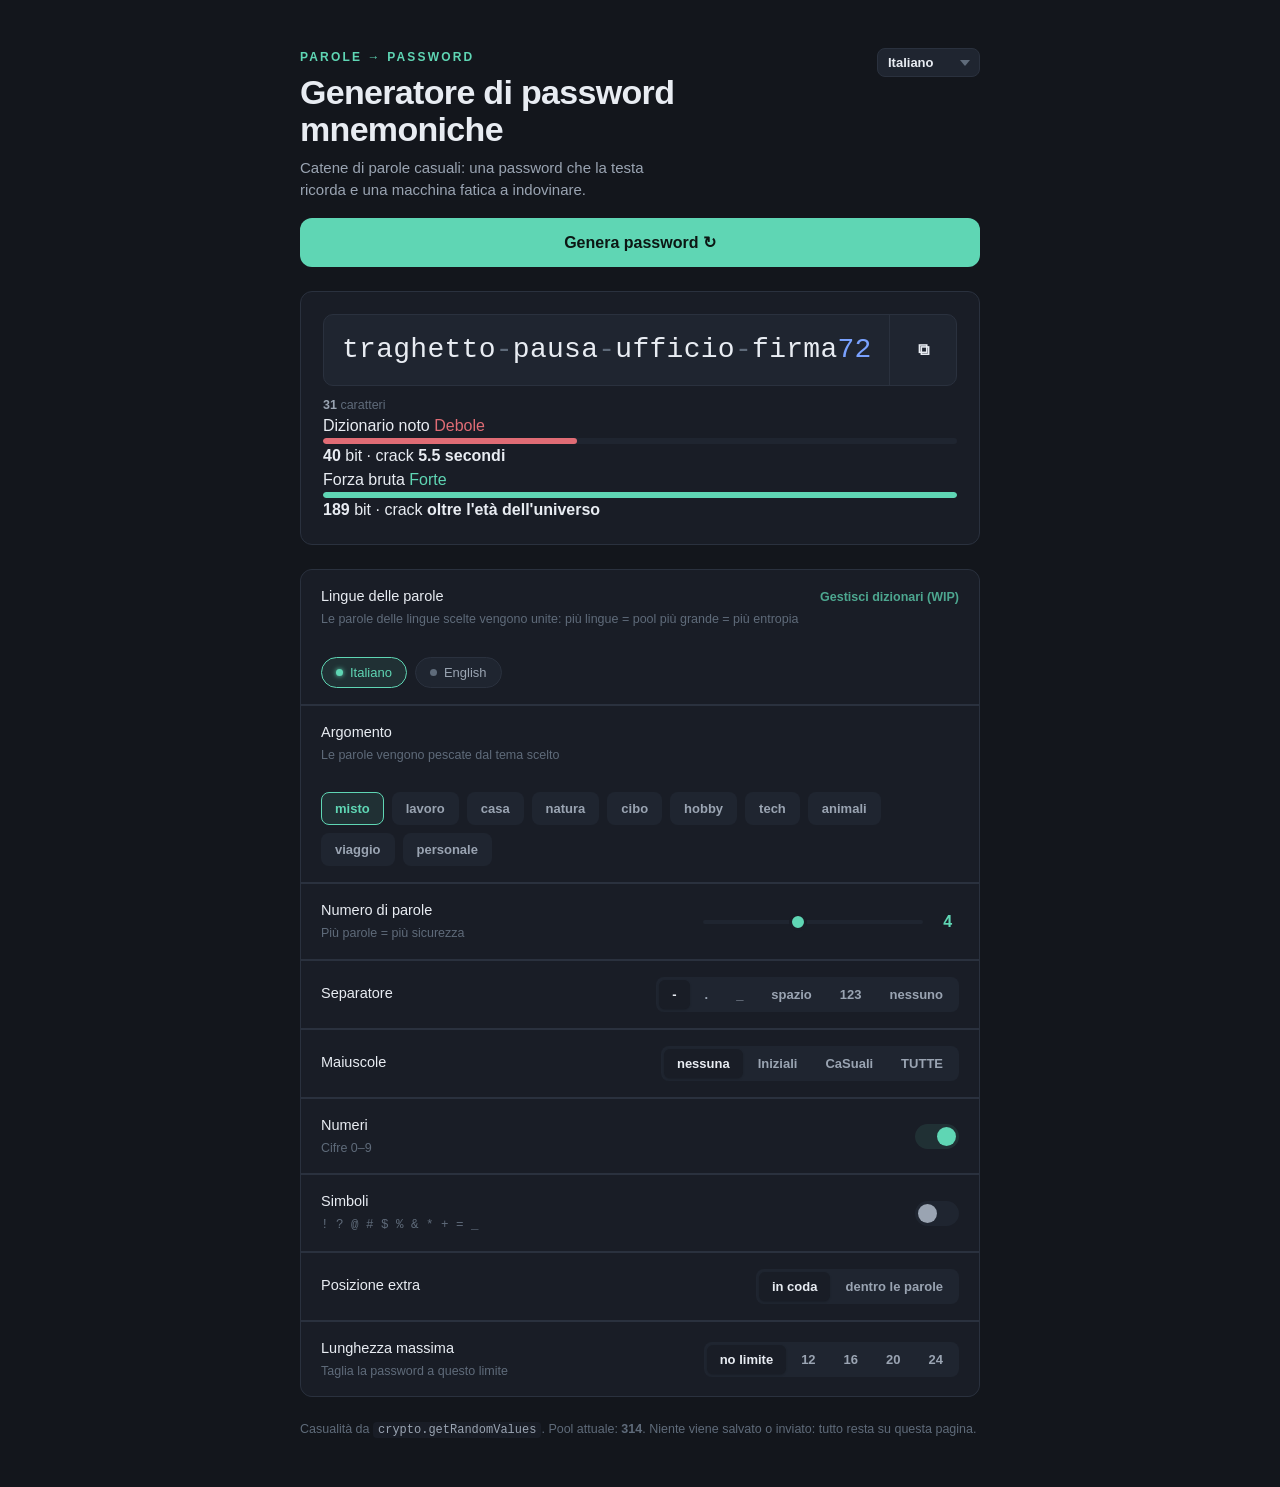
<file: index.html>
<!DOCTYPE html>
<html lang="it">
<head>
<meta charset="UTF-8">
<meta name="viewport" content="width=device-width, initial-scale=1.0">
<meta name="google-site-verification" content="LZ4AxDIIhVVD8gws8ppD1czKlyqzv6J8bkmNiucjhAc" />

<title>Generatore di password mnemoniche sicure e facili da ricordare</title>
<meta name="description" content="Genera password mnemoniche sicure con catene di parole casuali (stile Diceware / correct-horse-battery-staple). Stima dell'entropia in tempo reale, italiano e inglese. Tutto resta nel browser: niente tracciamento, niente server.">
<meta name="keywords" content="generatore password, password mnemoniche, passphrase, diceware, password sicure, entropia, crypto.getRandomValues, password facili da ricordare">
<meta name="author" content="Giorgio Modeo">
<meta name="robots" content="index, follow">
<meta name="theme-color" content="#111111">
<link rel="canonical" href="https://giorgio-modeo.github.io/memo-psw-gen/">

<!-- Open Graph -->
<meta property="og:type" content="website">
<meta property="og:site_name" content="Generatore di password mnemoniche">
<meta property="og:title" content="Generatore di password mnemoniche sicure e facili da ricordare">
<meta property="og:description" content="Password mnemoniche sicure da catene di parole casuali, con stima dell'entropia in tempo reale. Italiano e inglese, 100% nel browser.">
<meta property="og:url" content="https://giorgio-modeo.github.io/memo-psw-gen/">
<meta property="og:locale" content="it_IT">
<meta property="og:locale:alternate" content="en_US">
<meta property="og:image" content="https://giorgio-modeo.github.io/memo-psw-gen/og-image.png">

<!-- Twitter -->
<meta name="twitter:card" content="summary_large_image">
<meta name="twitter:title" content="Generatore di password mnemoniche sicure e facili da ricordare">
<meta name="twitter:description" content="Password mnemoniche sicure da catene di parole casuali, con stima dell'entropia in tempo reale. Italiano e inglese, 100% nel browser.">
<meta name="twitter:image" content="https://giorgio-modeo.github.io/memo-psw-gen/og-image.png">

<link rel="icon" href="favicon.ico" sizes="any">
<link rel="stylesheet" href="css/styles.css">

<script type="application/ld+json">
{
  "@context": "https://schema.org",
  "@type": "WebApplication",
  "name": "Generatore di password mnemoniche",
  "url": "https://giorgio-modeo.github.io/memo-psw-gen/",
  "description": "Genera password mnemoniche sicure con catene di parole casuali (stile Diceware). Stima dell'entropia in tempo reale, italiano e inglese. Tutto resta nel browser: niente tracciamento, niente server.",
  "applicationCategory": "SecurityApplication",
  "operatingSystem": "Any (browser)",
  "browserRequirements": "Requires JavaScript",
  "inLanguage": ["it", "en"],
  "isAccessibleForFree": true,
  "offers": {
    "@type": "Offer",
    "price": "0",
    "priceCurrency": "EUR"
  },
  "author": {
    "@type": "Person",
    "name": "Giorgio Modeo"
  }
}
</script>
</head>
<body>
<div class="wrap">
  <header>
    <div class="top">
      <div>
        <div class="eyebrow" data-i18n="eyebrow">Parole → Password</div>
        <h1 data-i18n="title">Generatore di password mnemoniche</h1>
      </div>
      <select class="lang-select" id="uiLang" aria-label="Interface language"></select>
    </div>
    <p class="sub" data-i18n="sub">Catene di parole casuali: una password che la testa ricorda e una macchina fatica a indovinare.</p>
    <button class="gen" id="gen" data-i18n="gen"></button>
  </header>

  <div class="output">
    <div class="pwd-wrap">
      <div class="pwd" id="pwd" aria-live="polite"></div>
      <div class="pwd-divider"></div>
      <button class="btn-icon" id="copy" data-i18n-title="copy" title="Copia">&#10697;</button>
    </div>

    <span class="chars-info"><b id="chars">0</b> <span data-i18n="unit_chars">caratteri</span></span>

    <div class="meters">
      <div class="meter">
        <div class="meter-head">
          <span class="meter-name" data-i18n="meter_dict" data-i18n-title="meter_dict_hint"></span>
          <span class="meter-verdict" id="v-dict">&mdash;</span>
        </div>
        <div class="bar"><i id="bar-dict"></i></div>
        <div class="meter-foot"><b id="bits-dict">0</b> bit &middot; <span data-i18n="ct_label"></span> <b id="ct-dict">&mdash;</b></div>
      </div>
      <div class="meter">
        <div class="meter-head">
          <span class="meter-name" data-i18n="meter_brute" data-i18n-title="meter_brute_hint"></span>
          <span class="meter-verdict" id="v-brute">&mdash;</span>
        </div>
        <div class="bar"><i id="bar-brute"></i></div>
        <div class="meter-foot"><b id="bits-brute">0</b> bit &middot; <span data-i18n="ct_label"></span> <b id="ct-brute">&mdash;</b></div>
      </div>
    </div>
  </div>

  <div class="controls">
    <div class="row col">
      <div class="row-text between">
        <div>
          <div class="label" data-i18n="lang_label"></div>
          <div class="hint" data-i18n="lang_hint"></div>
        </div>
        <a class="manage-link" href="dictionaries.html" data-i18n="manage"></a>
      </div>
      <div class="tags" id="langs" role="group"></div>
    </div>

    <div class="row col">
      <div class="row-text">
        <div class="label" data-i18n="topic_label"></div>
        <div class="hint" data-i18n="topic_hint"></div>
      </div>
      <div class="chips" id="topics" role="group"></div>
    </div>

    <div class="row">
      <div class="row-text">
        <div class="label" data-i18n="words_label"></div>
        <div class="hint" data-i18n="words_hint"></div>
      </div>
      <div class="slider-box">
        <input type="range" id="words" min="1" max="8" value="4">
        <span class="count" id="wordsVal">4</span>
      </div>
    </div>

    <div class="row">
      <div class="row-text"><div class="label" data-i18n="sep_label"></div></div>
      <div class="seg" id="sep" role="group">
        <button data-v="-" aria-pressed="true">-</button>
        <button data-v=".">.</button>
        <button data-v="_">_</button>
        <button data-v=" " data-i18n="sep_space"></button>
        <button data-v="num">123</button>
        <button data-v="" data-i18n="sep_none"></button>
      </div>
    </div>

    <div class="row">
      <div class="row-text"><div class="label" data-i18n="caps_label"></div></div>
      <div class="seg" id="caps" role="group">
        <button data-v="none" aria-pressed="true" data-i18n="caps_none"></button>
        <button data-v="first" data-i18n="caps_first"></button>
        <button data-v="random" data-i18n="caps_random"></button>
        <button data-v="all" data-i18n="caps_all"></button>
      </div>
    </div>

    <div class="row">
      <div class="row-text">
        <div class="label" data-i18n="num_label"></div>
        <div class="hint" data-i18n="num_hint"></div>
      </div>
      <label class="tog"><input type="checkbox" id="addNum" checked><span></span></label>
    </div>

    <div class="row">
      <div class="row-text">
        <div class="label" data-i18n="sym_label"></div>
        <div class="hint"><code>! ? @ # $ % &amp; * + = _</code></div>
      </div>
      <label class="tog"><input type="checkbox" id="addSym"><span></span></label>
    </div>

    <div class="row">
      <div class="row-text"><div class="label" data-i18n="pos_label"></div></div>
      <div class="seg" id="pos" role="group">
        <button data-v="end" aria-pressed="true" data-i18n="pos_end"></button>
        <button data-v="inside" data-i18n="pos_inside"></button>
      </div>
    </div>

    <div class="row hidden" id="amountRow">
      <div class="row-text">
        <div class="label" data-i18n="amount_label"></div>
        <div class="hint" data-i18n="amount_hint"></div>
      </div>
      <div class="slider-box">
        <input type="range" id="amount" min="1" max="8" value="2">
        <span class="count" id="amountVal">2</span>
      </div>
    </div>

    <div class="row">
      <div class="row-text">
        <div class="label" data-i18n="maxlen_label"></div>
        <div class="hint" data-i18n="maxlen_hint"></div>
      </div>
      <div class="seg" id="maxlen" role="group">
        <button data-v="0" aria-pressed="true" data-i18n="maxlen_off"></button>
        <button data-v="12">12</button>
        <button data-v="16">16</button>
        <button data-v="20">20</button>
        <button data-v="24">24</button>
      </div>
    </div>
  </div>

  <footer>
    <span data-i18n="foot1"></span> <code>crypto.getRandomValues</code>. <span data-i18n="foot2"></span> <b id="poolInfo">&mdash;</b>.
    <span data-i18n="foot3"></span>
  </footer>
</div>

<!-- dati -> config -> store -> traduzioni -> logica -->
<script src="dictionaries/ita_dictionary.js"></script>
<script src="dictionaries/eng_dictionary.js"></script>
<script src="js/config.js"></script>
<script src="i18n/i18n.js"></script>
<script src="js/store.js"></script>
<script src="js/app.js"></script>
</body>
</html>
</file>
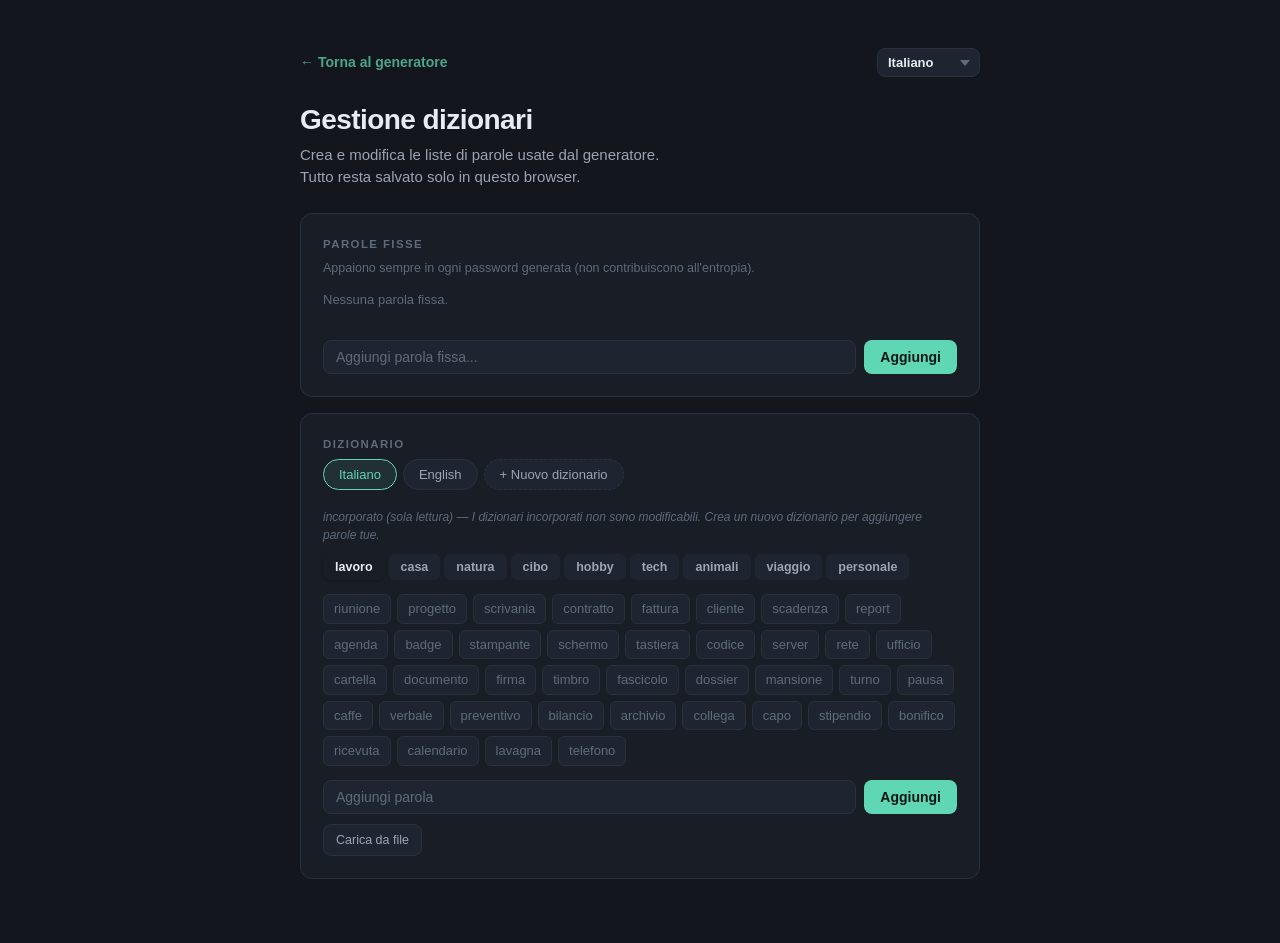
<file: dictionaries.html>
<!DOCTYPE html>
<html lang="it">
<head>
<meta charset="UTF-8">
<meta name="viewport" content="width=device-width, initial-scale=1.0">
<title>Gestione dizionari · Generatore di password mnemoniche</title>
<meta name="description" content="Crea e modifica le liste di parole usate dal generatore di password mnemoniche. Tutto resta salvato solo nel tuo browser.">
<meta name="theme-color" content="#111111">
<link rel="canonical" href="https://giorgio-modeo.github.io/memo-psw-gen/dictionaries.html">
<meta property="og:type" content="website">
<meta property="og:title" content="Gestione dizionari · Generatore di password mnemoniche">
<meta property="og:description" content="Crea e modifica le liste di parole usate dal generatore di password mnemoniche.">
<meta property="og:url" content="https://giorgio-modeo.github.io/memo-psw-gen/dictionaries.html">
<link rel="icon" href="favicon.ico" sizes="any">
<link rel="stylesheet" href="css/styles.css">
</head>
<body>
<div class="wrap">

  <div class="ed-header">
    <a class="back-link" href="index.html" data-i18n="ed_back">← Torna al generatore</a>
    <select class="lang-select" id="uiLang" aria-label="Interface language"></select>
  </div>

  <h1 data-i18n="ed_title" style="font-size:clamp(20px,4vw,28px);font-weight:700;letter-spacing:-.02em;margin-bottom:6px"></h1>
  <p class="sub" data-i18n="ed_sub" style="margin-bottom:24px"></p>

  <!-- Parole fisse -->
  <div class="ed-section">
    <div class="ed-section-title" data-i18n="pinned_label"></div>
    <p class="hint" data-i18n="pinned_hint" style="margin-bottom:12px;font-size:12.5px;color:var(--ink-faint)"></p>
    <div class="word-list" id="pinnedList"></div>
    <div class="add-row" style="margin-top:4px">
      <input type="text" id="pinnedInput" data-i18n-placeholder="pinned_add_ph">
      <button class="add-btn" id="pinnedAdd" data-i18n="ed_add"></button>
    </div>
  </div>

  <!-- Dizionari -->
  <div class="ed-section">
    <div class="ed-section-title" data-i18n="ed_dict"></div>
    <div class="dict-tabs" id="dictTabs"></div>
    <div id="dictEditor"></div>
  </div>

</div>

<div class="toast" id="toast"></div>

<script src="dictionaries/ita_dictionary.js"></script>
<script src="dictionaries/eng_dictionary.js"></script>
<script src="js/config.js"></script>
<script src="i18n/i18n.js"></script>
<script src="js/store.js"></script>
<script src="js/editor.js"></script>
</body>
</html>
</file>
<file: css/styles.css>
:root{
  --bg:#13161c;--panel:#191d26;--panel-2:#1f2530;--line:#2a313e;
  --ink:#e8ecf2;--ink-dim:#9aa4b2;--ink-faint:#5f6b7a;
  --accent:#5fd6b4;--accent-soft:#5fd6b41a;--num:#7aa2ff;--sym:#f0a36b;
  --weak:#e06c75;--ok:#e0b341;--strong:#5fd6b4;--radius:12px;
}
*{box-sizing:border-box;margin:0;padding:0}
html{-webkit-text-size-adjust:100%}
body{font-family:"Inter",-apple-system,BlinkMacSystemFont,"Segoe UI",Roboto,sans-serif;
  background:var(--bg);color:var(--ink);line-height:1.5;min-height:100vh;
  padding:clamp(16px,4vw,48px);display:flex;justify-content:center}
.wrap{width:100%;max-width:680px}
header{margin-bottom:24px}
.top{display:flex;justify-content:space-between;align-items:flex-start;gap:16px}
.eyebrow{font-size:12px;letter-spacing:.18em;text-transform:uppercase;color:var(--accent);font-weight:600;margin-bottom:8px}
h1{font-size:clamp(24px,5vw,34px);font-weight:700;letter-spacing:-.02em;line-height:1.1}
.sub{color:var(--ink-dim);margin-top:8px;font-size:15px;max-width:46ch}
.lang{display:flex;background:var(--panel-2);border-radius:8px;padding:3px;gap:2px;flex-shrink:0}
.lang button{padding:6px 11px;font-size:12.5px;font-weight:700;background:transparent;color:var(--ink-dim);border:none;border-radius:6px;cursor:pointer}
.lang button[aria-pressed=true]{background:var(--panel);color:var(--accent)}

.output{background:var(--panel);border:1px solid var(--line);border-radius:var(--radius);padding:22px;margin:24px 0}
.pwd-wrap{display:flex;align-items:center;gap:0;background:var(--panel-2);border:1px solid var(--line);border-radius:10px;overflow:hidden}
.pwd{font-family:"SFMono-Regular",ui-monospace,"JetBrains Mono",Menlo,Consolas,monospace;
  font-size:clamp(20px,4.4vw,28px);font-weight:500;white-space:nowrap;overflow-x:auto;line-height:1.35;letter-spacing:.01em;min-height:1.35em;flex:1;padding:16px 18px;scrollbar-width:thin;scrollbar-color:var(--line) transparent}
.pwd::-webkit-scrollbar{height:4px}.pwd::-webkit-scrollbar-track{background:transparent}.pwd::-webkit-scrollbar-thumb{background:var(--line);border-radius:2px}
.pwd .w{color:var(--ink)}.pwd .sep{color:var(--ink-faint)}.pwd .n{color:var(--num)}.pwd .s{color:var(--sym)}.pwd .cap{color:var(--accent)}
.pwd-divider{width:1px;background:var(--line);align-self:stretch;flex-shrink:0}
.pwd-wrap .btn-icon{flex-shrink:0;margin:0 12px;border:none;background:transparent}
.pwd-wrap .btn-icon:hover{background:var(--panel);border:none}
.chars-info{display:block;margin-top:10px;font-size:12.5px;color:var(--ink-faint)}
.chars-info b{color:var(--ink-dim);font-weight:600}
.strength{flex:1;min-width:180px}
.bar{height:6px;background:var(--panel-2);border-radius:3px;overflow:hidden}
.bar > i{display:block;height:100%;width:0;border-radius:3px;transition:width .3s,background .3s}
.strength-meta{display:flex;justify-content:space-between;margin-top:7px;font-size:12.5px;color:var(--ink-dim)}
.strength-meta b{color:var(--ink);font-weight:600}
.actions{display:flex;gap:10px}
button{font-family:inherit;cursor:pointer;border:none;border-radius:9px;font-weight:600;transition:.15s}
button:focus-visible{outline:2px solid var(--accent);outline-offset:2px}
.btn-icon{background:var(--panel-2);color:var(--ink);width:42px;height:42px;display:grid;place-items:center;border:1px solid var(--line);font-size:16px}
.btn-icon:hover{border-color:var(--accent);color:var(--accent)}
.btn-icon.copied{background:var(--accent);color:#0c1714;border-color:var(--accent)}
.gen{width:100%;margin-top:16px;background:var(--accent);color:#0c1714;padding:15px;font-size:16px;border-radius:var(--radius)}
.gen:hover{filter:brightness(1.08)}.gen:active{transform:translateY(1px)}
.controls{display:grid;gap:2px;background:var(--line);border:1px solid var(--line);border-radius:var(--radius);overflow:hidden}
.row{background:var(--panel);padding:16px 20px;display:flex;align-items:center;justify-content:space-between;gap:16px;flex-wrap:wrap}
.row.col{flex-direction:column;align-items:stretch}
.row .label{font-size:14.5px;font-weight:500}
.row .hint{font-size:12.5px;color:var(--ink-faint);margin-top:2px}
.row-text{min-width:140px}.row.hidden{display:none}
.chips{display:flex;flex-wrap:wrap;gap:8px;margin-top:12px}
.chips button{padding:8px 13px;font-size:13px;background:var(--panel-2);color:var(--ink-dim);border:1px solid transparent;border-radius:8px}
.chips button:hover{color:var(--ink)}
.chips button[aria-pressed=true]{background:var(--accent-soft);color:var(--accent);border-color:var(--accent)}
/* --- Lingue delle parole --- */
.row-text.between{display:flex;justify-content:space-between;align-items:flex-start;gap:12px;width:100%}
.manage-link{font-size:12.5px;font-weight:600;color:var(--accent);text-decoration:none;opacity:.75;white-space:nowrap;margin-top:2px;transition:.15s}
.manage-link:hover{opacity:1;text-decoration:underline}
.tags{display:flex;flex-wrap:wrap;gap:8px;margin-top:12px}
.tag{display:inline-flex;align-items:center;gap:7px;padding:7px 14px;font-size:13px;font-weight:500;background:var(--panel-2);color:var(--ink-dim);border:1px solid var(--line);border-radius:99px;transition:.15s}
.tag:hover{color:var(--ink);border-color:var(--ink-faint)}
.tag[aria-pressed=true]{background:var(--accent-soft);color:var(--accent);border-color:var(--accent)}
.tag-dot{width:7px;height:7px;border-radius:50%;background:var(--ink-faint);flex-shrink:0;transition:.15s}
.tag[aria-pressed=true] .tag-dot{background:var(--accent);box-shadow:0 0 5px var(--accent)}
.slider-box{display:flex;align-items:center;gap:14px;flex:1;justify-content:flex-end;min-width:200px}
input[type=range]{-webkit-appearance:none;appearance:none;height:4px;background:var(--panel-2);border-radius:2px;flex:1;max-width:220px}
input[type=range]::-webkit-slider-thumb{-webkit-appearance:none;width:18px;height:18px;border-radius:50%;background:var(--accent);cursor:pointer;border:3px solid var(--panel)}
input[type=range]::-moz-range-thumb{width:18px;height:18px;border-radius:50%;background:var(--accent);cursor:pointer;border:3px solid var(--panel)}
.count{font-variant-numeric:tabular-nums;font-weight:700;width:1.4em;text-align:center;color:var(--accent)}
.seg{display:flex;background:var(--panel-2);border-radius:8px;padding:3px;gap:2px;flex-wrap:wrap}
.seg button{padding:7px 13px;font-size:13px;background:transparent;color:var(--ink-dim);border-radius:6px}
.seg button[aria-pressed=true]{background:var(--panel);color:var(--ink);box-shadow:0 1px 2px #0003}
.tog{position:relative;width:44px;height:25px;flex-shrink:0}
.tog input{opacity:0;width:0;height:0}
.tog span{position:absolute;inset:0;background:var(--panel-2);border-radius:13px;transition:.18s}
.tog span::before{content:"";position:absolute;width:19px;height:19px;border-radius:50%;background:var(--ink-dim);top:3px;left:3px;transition:.18s}
.tog input:checked + span{background:var(--accent-soft)}
.tog input:checked + span::before{background:var(--accent);transform:translateX(19px)}
.tog input:focus-visible + span{outline:2px solid var(--accent);outline-offset:2px}
footer{margin-top:22px;font-size:12.5px;color:var(--ink-faint);line-height:1.6}
footer code{background:var(--panel);padding:1px 5px;border-radius:4px;color:var(--ink-dim);font-size:12px}
@media (max-width:480px){.row{padding:14px 16px}.slider-box{justify-content:flex-start;width:100%}}
@media (prefers-reduced-motion:reduce){*{transition:none!important}}
.crack{margin-top:7px;font-size:12.5px;color:var(--ink-dim)}
.crack b{color:var(--ink);font-weight:600}

/* ---- Parola fissa nella password ---- */
.pwd .pinned{color:var(--accent);text-decoration:underline dotted var(--accent);text-underline-offset:3px}

/* ---- Editor page ---- */
.ed-header{display:flex;justify-content:space-between;align-items:center;margin-bottom:28px}
.back-link{font-size:14px;font-weight:600;color:var(--accent);text-decoration:none;opacity:.75;transition:.15s}
.back-link:hover{opacity:1}
.ed-section{background:var(--panel);border:1px solid var(--line);border-radius:var(--radius);padding:22px;margin-bottom:16px}
.ed-section-title{font-size:11.5px;font-weight:700;letter-spacing:.12em;text-transform:uppercase;color:var(--ink-faint);margin-bottom:6px}
.dict-tabs{display:flex;gap:6px;flex-wrap:wrap;margin-bottom:18px}
.dict-tab{padding:7px 15px;font-size:13px;font-weight:500;background:var(--panel-2);color:var(--ink-dim);border:1px solid var(--line);border-radius:99px;cursor:pointer;transition:.15s}
.dict-tab:hover{color:var(--ink);border-color:var(--ink-faint)}
.dict-tab.active{background:var(--accent-soft);color:var(--accent);border-color:var(--accent)}
.dict-tab.new-tab{border-style:dashed}
.theme-tabs{display:flex;gap:4px;flex-wrap:wrap;margin-bottom:14px}
.theme-tab{padding:6px 12px;font-size:12.5px;background:var(--panel-2);color:var(--ink-dim);border:none;border-radius:6px;cursor:pointer;transition:.15s}
.theme-tab.active{background:var(--panel);color:var(--ink);box-shadow:0 1px 2px #0003}
.word-list{display:flex;flex-wrap:wrap;gap:6px;min-height:36px;margin-bottom:14px}
.word-chip{display:inline-flex;align-items:center;gap:5px;padding:4px 10px;font-size:13px;border-radius:6px;border:1px solid var(--line)}
.word-chip.builtin{background:var(--panel-2);color:var(--ink-faint)}
.word-chip.ext,.word-chip.custom{background:var(--panel-2);color:var(--ink);border-color:var(--ink-faint)}
.word-chip.pinned-chip{background:var(--accent-soft);color:var(--accent);border-color:var(--accent)}
.word-chip .del{background:none;border:none;color:var(--ink-faint);font-size:13px;line-height:1;padding:0 1px;cursor:pointer;transition:.15s}
.word-chip .del:hover{color:var(--weak)}
.add-row{display:flex;gap:8px;margin-bottom:0}
.add-row input[type=text]{flex:1;background:var(--panel-2);border:1px solid var(--line);border-radius:8px;padding:8px 12px;font-size:14px;color:var(--ink);font-family:inherit;min-width:0}
.add-row input[type=text]:focus{outline:2px solid var(--accent);border-color:var(--accent)}
.add-row input[type=text]::placeholder{color:var(--ink-faint)}
.add-row .add-btn{padding:8px 16px;background:var(--accent);color:#0c1714;font-size:14px;font-weight:600;border-radius:8px;border:none;cursor:pointer;white-space:nowrap;flex-shrink:0}
.add-row .add-btn:hover{filter:brightness(1.08)}
.ed-actions{display:flex;gap:8px;flex-wrap:wrap;margin-top:10px}
.upload-btn{font-size:12.5px;color:var(--ink-dim);background:var(--panel-2);border:1px solid var(--line);border-radius:8px;padding:6px 12px;cursor:pointer;transition:.15s}
.upload-btn:hover{color:var(--ink);border-color:var(--ink-faint)}
.del-dict-btn{font-size:12.5px;color:var(--weak);background:transparent;border:1px solid var(--weak);border-radius:8px;padding:6px 12px;cursor:pointer;opacity:.6;transition:.15s}
.del-dict-btn:hover{opacity:1}
.builtin-note{font-size:12px;color:var(--ink-faint);font-style:italic;margin-bottom:10px}
.new-dict-form{background:var(--panel-2);border:1px solid var(--line);border-radius:10px;padding:16px;margin-top:12px}
.new-dict-form .field{display:flex;flex-direction:column;gap:5px;margin-bottom:12px}
.new-dict-form label{font-size:12.5px;color:var(--ink-dim)}
.new-dict-form input[type=text]{background:var(--panel);border:1px solid var(--line);border-radius:6px;padding:7px 10px;font-size:14px;color:var(--ink);font-family:inherit;width:100%}
.new-dict-form input[type=text]:focus{outline:2px solid var(--accent)}
.new-dict-form .form-btns{display:flex;gap:8px}
.new-dict-form .form-btns .add-btn{padding:7px 14px;font-size:13.5px}
.new-dict-form .form-btns .cancel-btn{padding:7px 12px;background:transparent;border:1px solid var(--line);color:var(--ink-dim);font-size:13.5px;font-weight:600;border-radius:8px;cursor:pointer}
.new-dict-form .error{font-size:12.5px;color:var(--weak);margin-top:8px;min-height:1em}
.toast{position:fixed;bottom:24px;left:50%;transform:translateX(-50%);background:var(--panel);border:1px solid var(--line);border-radius:8px;padding:9px 18px;font-size:13px;color:var(--ink);opacity:0;transition:opacity .2s;pointer-events:none;z-index:99}
.toast.show{opacity:1}

/* ---- Language select dropdown ---- */
.lang-select{background:var(--panel-2);color:var(--ink);border:1px solid var(--line);border-radius:8px;padding:6px 10px;font-size:13px;font-weight:600;font-family:inherit;cursor:pointer;flex-shrink:0;-webkit-appearance:none;appearance:none;padding-right:26px;background-image:url("data:image/svg+xml,%3Csvg xmlns='http://www.w3.org/2000/svg' width='10' height='6'%3E%3Cpath d='M0 0l5 6 5-6z' fill='%235f6b7a'/%3E%3C/svg%3E");background-repeat:no-repeat;background-position:right 9px center}
.lang-select:focus{outline:2px solid var(--accent);border-color:var(--accent)}
.lang-select option{background:var(--panel-2);color:var(--ink)}
</file>
